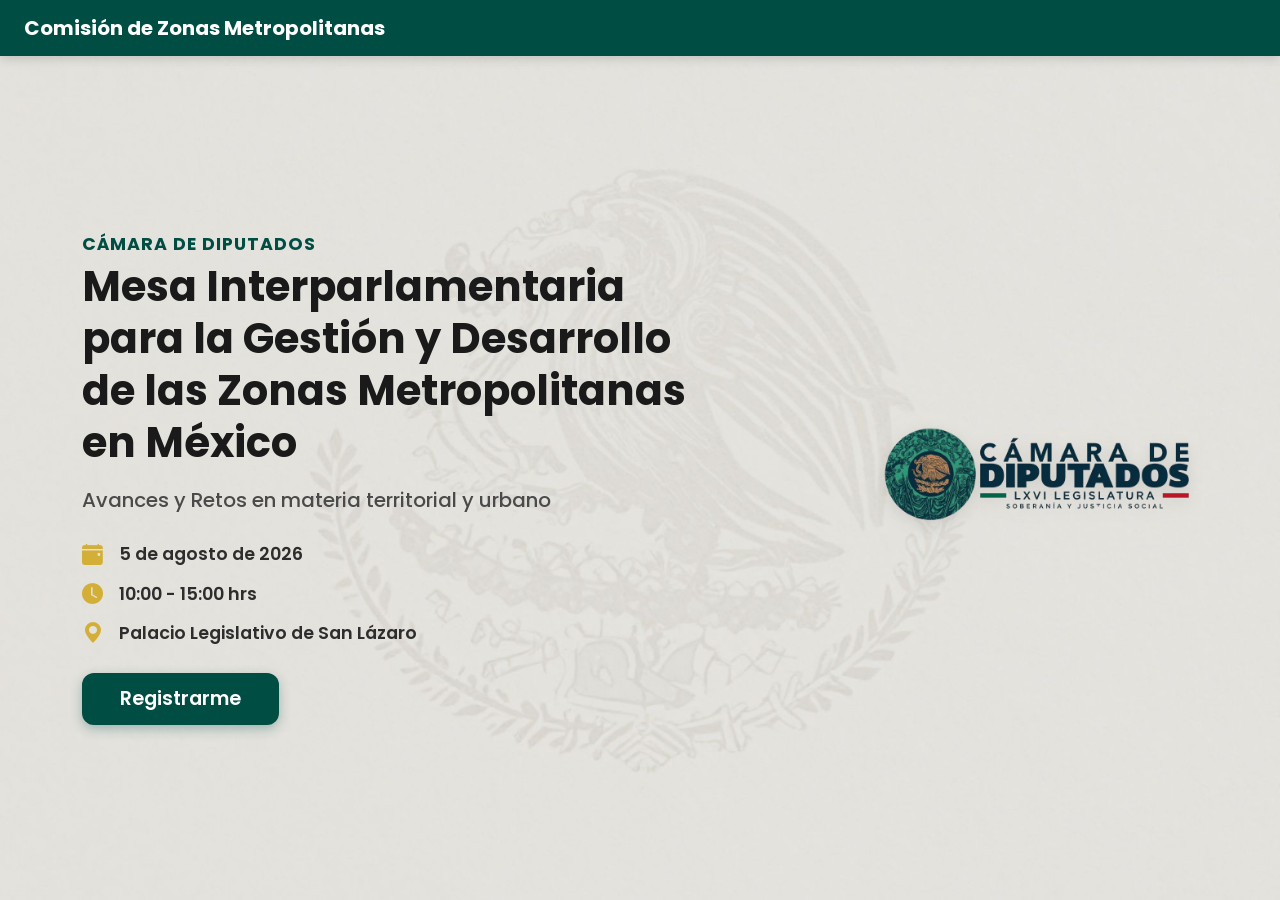
<file: Seleccion de Mesas/index.html>
<!DOCTYPE html>
<html lang="es">

<head>
    <meta charset="UTF-8">
    <meta name="viewport" content="width=device-width, initial-scale=1.0">
    <title>Mesa Interparlamentaria | Registro</title>
    <!-- Bootstrap 5 -->
    <link href="https://cdn.jsdelivr.net/npm/bootstrap@5.3.3/dist/css/bootstrap.min.css" rel="stylesheet">
    <!-- Bootstrap Icons -->
    <link rel="stylesheet" href="https://cdn.jsdelivr.net/npm/bootstrap-icons@1.11.3/font/bootstrap-icons.min.css">
    <!-- Google Fonts -->
    <link href="https://fonts.googleapis.com/css2?family=Poppins:wght@300;400;600;700&display=swap" rel="stylesheet">
    <!-- Estilos CSS -->
    <link rel="stylesheet" href="css/estilos.css">
</head>

<body class="d-flex flex-column min-vh-100">

    <!-- Header Verde Superior -->
    <header class="navbar-top">
        <div class="container-fluid px-4">
            <h5 class="m-0 fw-bold text-white">Comisión de Zonas Metropolitanas</h5>
        </div>
    </header>

    <!-- Contenido Principal con Contenido e Imagen Alineados -->
    <main class="container my-auto py-4">
        <div class="row align-items-center">
            
            <!-- Columna Izquierda: Información del Evento -->
            <div class="col-lg-7 col-md-8">
                <span class="subtitulo-camara">CÁMARA DE DIPUTADOS</span>
                <h1 class="titulo-portada mt-1 mb-3">
                    Mesa Interparlamentaria para la Gestión y Desarrollo de las Zonas Metropolitanas en México
                </h1>
                <p class="descripcion-portada mb-4">
                    Avances y Retos en materia territorial y urbano
                </p>

                <!-- Datos del Evento -->
                <div class="info-evento mb-4">
                    <div class="d-flex align-items-center mb-2">
                        <i class="bi bi-calendar-event-fill icono-info me-3"></i>
                        <span>5 de agosto de 2026</span>
                    </div>
                    <div class="d-flex align-items-center mb-2">
                        <i class="bi bi-clock-fill icono-info me-3"></i>
                        <span>10:00 - 15:00 hrs</span>
                    </div>
                    <div class="d-flex align-items-center">
                        <i class="bi bi-geo-alt-fill icono-info me-3"></i>
                        <span>Palacio Legislativo de San Lázaro</span>
                    </div>
                </div>

                <!-- Botón Registrarme -->
                <a href="registro.html" class="btn btn-registrarme">
                    Registrarme
                </a>
            </div>

            <!-- Columna Derecha: Logo de la Cámara -->
            <div class="col-lg-5 col-md-4 text-center text-md-end mt-4 mt-md-0">
                <img src="img/logo.png" alt="Logo Cámara de Diputados" class="img-logo-portada">            </div>

        </div>
    </main>

</body>

</html>
</file>
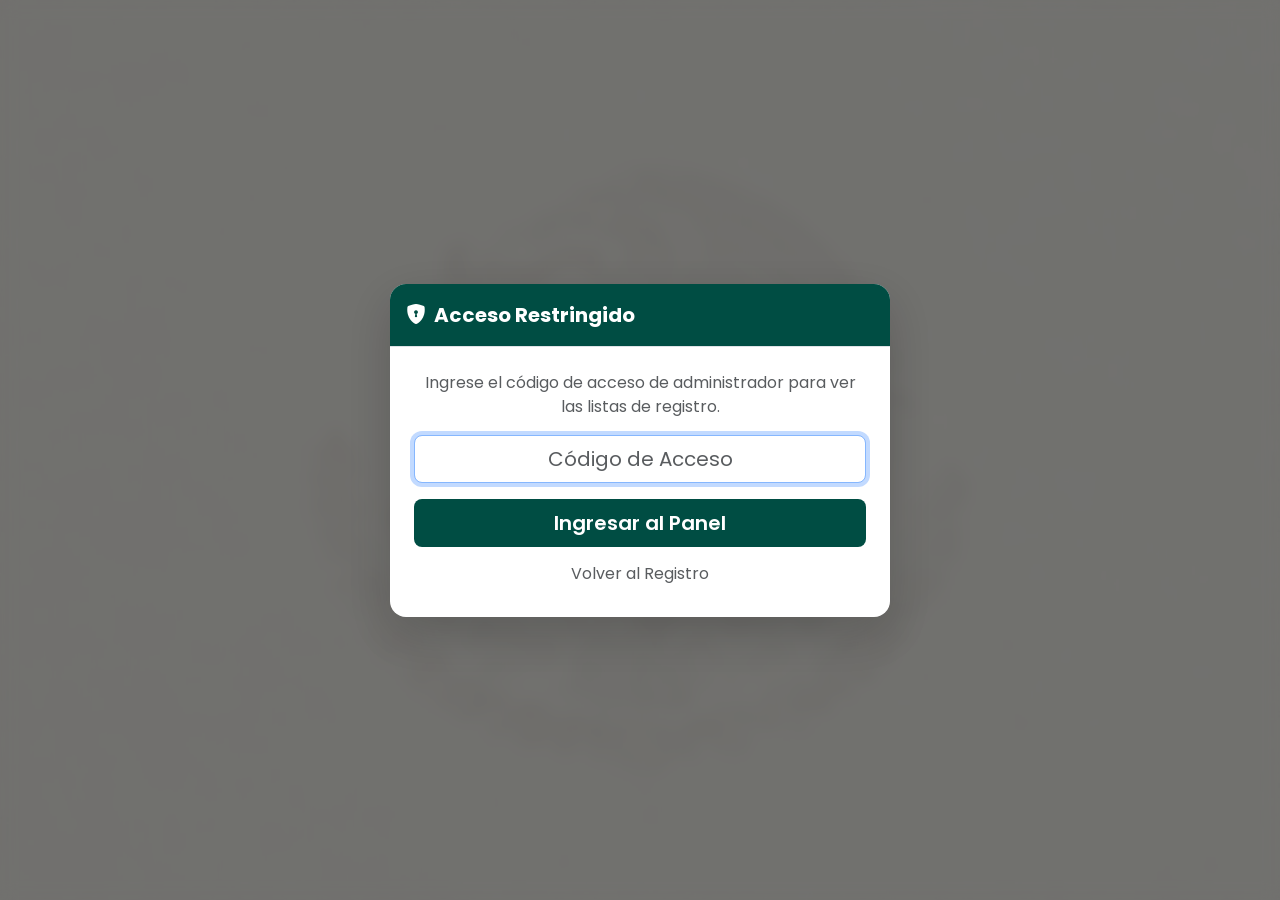
<file: Seleccion de Mesas/admin.html>
<!DOCTYPE html>
<html lang="es">

<head>
    <meta charset="UTF-8">
    <meta name="viewport" content="width=device-width, initial-scale=1">
    <title>Panel de Administración | Listas por Mesa</title>

    <!-- Bootstrap 5 -->
    <link href="https://cdn.jsdelivr.net/npm/bootstrap@5.3.3/dist/css/bootstrap.min.css" rel="stylesheet">
    <!-- Bootstrap Icons -->
    <link rel="stylesheet" href="https://cdn.jsdelivr.net/npm/bootstrap-icons@1.11.3/font/bootstrap-icons.min.css">
    <!-- Google Fonts -->
    <link href="https://fonts.googleapis.com/css2?family=Poppins:wght@300;400;500;600;700&display=swap" rel="stylesheet">

    <style>
        body {
            background: url('img/fondo-camara.jpg') no-repeat center center fixed;
            background-size: cover;
            font-family: 'Poppins', sans-serif;
            color: #2b2b2b;
            min-height: 100vh;
        }

        /* Encabezado Verde Institucional */
        .header-admin {
            background-color: #004d43;
            color: white;
            padding: 16px 0;
            box-shadow: 0 4px 12px rgba(0, 0, 0, 0.15);
        }

        /* Contenedor de la tabla */
        .card-table {
            border: none;
            border-radius: 0 0 16px 16px;
            background: rgba(255, 255, 255, 0.94);
            backdrop-filter: blur(6px);
            box-shadow: 0 10px 30px rgba(0, 0, 0, 0.08);
        }

        /* Estilos de Pestañas (Tabs) */
        .nav-tabs {
            border-bottom: none;
        }

        .nav-tabs .nav-link {
            color: #2b2b2b;
            font-weight: 600;
            border-radius: 12px 12px 0 0;
            padding: 12px 20px;
            background-color: rgba(255, 255, 255, 0.7);
            margin-right: 4px;
            border: none;
        }

        .nav-tabs .nav-link.active {
            background-color: rgba(255, 255, 255, 0.94);
            color: #004d43;
            font-weight: 700;
            border-top: 3px solid #004d43;
        }

        /* Tabla */
        .table-dark-verde {
            background-color: #004d43 !important;
            color: white !important;
        }

        .badge-mesa {
            background-color: #004d43;
            border: 1px solid #d4af37;
            color: white;
        }

        /* Modal de Acceso */
        .modal-access {
            backdrop-filter: blur(8px);
            background-color: rgba(0, 0, 0, 0.5);
        }

        .btn-verde {
            background-color: #004d43;
            color: white;
            font-weight: 600;
        }

        .btn-verde:hover {
            background-color: #00332c;
            color: white;
        }

        /* Reglas de Impresión Limpia */
        @media print {
            .no-imprimir {
                display: none !important;
            }
            body {
                background: white !important;
            }
            .card-table {
                box-shadow: none;
                border: none;
                background: white !important;
            }
            .encabezado-impresion {
                display: block !important;
            }
        }

        .encabezado-impresion {
            display: none;
        }
    </style>
</head>

<body>

    <!-- MODAL DE AUTENTICACIÓN -->
    <div class="modal fade show modal-access" id="loginModal" tabindex="-1" data-bs-backdrop="static" data-bs-keyboard="false" style="display: block;">
        <div class="modal-dialog modal-dialog-centered">
            <div class="modal-content border-0 shadow-lg" style="border-radius: 16px;">
                <div class="modal-header text-white" style="background-color: #004d43; border-radius: 16px 16px 0 0;">
                    <h5 class="modal-title fw-bold"><i class="bi bi-shield-lock-fill me-2"></i>Acceso Restringido</h5>
                </div>
                <div class="modal-body p-4 text-center">
                    <p class="text-muted mb-3">Ingrese el código de acceso de administrador para ver las listas de registro.</p>
                    <form id="formLogin" onsubmit="validarAcceso(event)">
                        <div class="mb-3">
                            <input type="password" id="adminPassword" class="form-control form-control-lg text-center" placeholder="Código de Acceso" required autofocus>
                        </div>
                        <div id="errorMsg" class="text-danger small mb-3 d-none">
                            <i class="bi bi-exclamation-triangle-fill me-1"></i> Código incorrecto. Intente nuevamente.
                        </div>
                        <div class="d-grid gap-2">
                            <button type="submit" class="btn btn-verde btn-lg">Ingresar al Panel</button>
                            <a href="registro.html" class="btn btn-link text-decoration-none text-muted">Volver al Registro</a>
                        </div>
                    </form>
                </div>
            </div>
        </div>
    </div>

    <!-- CONTENIDO DEL PANEL (Oculto hasta validar contraseña) -->
    <div id="panelContent" class="d-none">

        <!-- Header del Panel -->
        <header class="header-admin no-imprimir">
            <div class="container d-flex justify-content-between align-items-center">
                <h5 class="mb-0 fw-bold"><i class="bi bi-shield-lock-fill me-2"></i>Panel de Control de Registros</h5>
                <a href="registro.html" class="btn btn-outline-light btn-sm"><i class="bi bi-arrow-left me-1"></i> Ir al Registro</a>
            </div>
        </header>

        <div class="container py-4">

            <!-- Formato Oficial de Impresión (Solo visible al mandar a imprimir) -->
            <div class="encabezado-impresion text-center mb-4">
                <h3 class="fw-bold text-uppercase mb-1">CÁMARA DE DIPUTADOS · LXVI LEGISLATURA</h3>
                <h5>Comisión de Zonas Metropolitanas</h5>
                <p class="mb-0">Mesa Interparlamentaria para la Gestión y Desarrollo de las Zonas Metropolitanas en México</p>
                <hr>
                <h4 class="fw-bold mt-3" id="tituloImpresion">Lista de Asistencia</h4>
            </div>

            <!-- Botones de Acción -->
            <div class="d-flex justify-content-between align-items-center mb-3 no-imprimir">
                <h5 class="fw-bold mb-0 text-dark">Categorías por Mesa</h5>
                <div>
                    <button class="btn btn-dark me-2" onclick="window.print()">
                        <i class="bi bi-printer-fill me-2"></i>Imprimir Categoría Actual
                    </button>
                    <button class="btn btn-outline-danger" onclick="limpiarRegistros()">
                        <i class="bi bi-trash-fill me-1"></i> Limpiar Todo
                    </button>
                </div>
            </div>

            <!-- Pestañas por Mesa -->
            <ul class="nav nav-tabs no-imprimir" id="mesasTabs">
                <li class="nav-item">
                    <button class="nav-link active" onclick="filtrarMesa('Mesa 1')">Mesa 1: Gobernanza</button>
                </li>
                <li class="nav-item">
                    <button class="nav-link" onclick="filtrarMesa('Mesa 2')">Mesa 2: Financiamiento</button>
                </li>
                <li class="nav-item">
                    <button class="nav-link" onclick="filtrarMesa('Mesa 3')">Mesa 3: Planeación</button>
                </li>
                <li class="nav-item">
                    <button class="nav-link" onclick="filtrarMesa('Mesa 4')">Mesa 4: Evaluación</button>
                </li>
                <li class="nav-item">
                    <button class="nav-link" onclick="filtrarMesa('Todas')">Todas las Mesas</button>
                </li>
            </ul>

            <!-- Tabla de Registros -->
            <div class="card card-table">
                <div class="card-body p-4">
                    <div class="table-responsive">
                        <table class="table table-striped table-hover align-middle">
                            <thead class="table-dark-verde">
                                <tr>
                                    <th>Folio</th>
                                    <th>Nombre Completo</th>
                                    <th>Cargo</th>
                                    <th>Teléfono</th>
                                    <th>Mesa</th>
                                </tr>
                            </thead>
                            <tbody id="tablaCuerpo">
                                <!-- Datos cargados con JavaScript -->
                            </tbody>
                        </table>
                    </div>
                </div>
            </div>

        </div>
    </div>

    <!-- Script de Autenticación y Carga -->
    <script>
        // Contraseña por defecto para ingresar
        const CODIGO_CORRECTO = "admin123"; 
        let mesaActual = 'Mesa 1';

        function validarAcceso(event) {
            event.preventDefault();
            const passwordInput = document.getElementById("adminPassword").value;
            const errorMsg = document.getElementById("errorMsg");

            if (passwordInput === CODIGO_CORRECTO) {
                document.getElementById("loginModal").classList.remove("show");
                document.getElementById("loginModal").style.display = "none";
                document.getElementById("panelContent").classList.remove("d-none");
                filtrarMesa('Mesa 1');
            } else {
                errorMsg.classList.remove("d-none");
            }
        }

        function filtrarMesa(nombreMesa) {
            mesaActual = nombreMesa;
            
            const links = document.querySelectorAll('.nav-tabs .nav-link');
            links.forEach(link => {
                if(link.textContent.includes(nombreMesa) || (nombreMesa === 'Todas' && link.textContent.includes('Todas'))) {
                    link.classList.add('active');
                } else {
                    link.classList.remove('active');
                }
            });

            document.getElementById("tituloImpresion").textContent = 
                nombreMesa === 'Todas' ? 'Lista General de Asistencia' : `Lista de Asistencia — ${nombreMesa}`;

            cargarDatos();
        }

        function cargarDatos() {
            const registros = JSON.parse(localStorage.getItem("asistentes_czm")) || [];
            const tablaCuerpo = document.getElementById("tablaCuerpo");

            const filtrados = mesaActual === 'Todas' 
                ? registros 
                : registros.filter(r => r.mesa === mesaActual);

            tablaCuerpo.innerHTML = "";

            if (filtrados.length === 0) {
                tablaCuerpo.innerHTML = `
                    <tr>
                        <td colspan="5" class="text-center text-muted py-5">
                            <i class="bi bi-inbox fs-1 d-block mb-2"></i>
                            No hay personas registradas aún en esta categoría.
                        </td>
                    </tr>
                `;
                return;
            }

            filtrados.forEach((reg) => {
                const fila = document.createElement("tr");
                fila.innerHTML = `
                    <td><span class="badge bg-secondary">${reg.folio || 'N/A'}</span></td>
                    <td class="fw-bold">${reg.nombre}</td>
                    <td>${reg.cargo}</td>
                    <td>${reg.telefono}</td>
                    <td><span class="badge badge-mesa">${reg.mesa}</span></td>
                `;
                tablaCuerpo.appendChild(fila);
            });
        }

        function limpiarRegistros() {
            if (confirm("¿Está seguro de borrar todos los registros recopilados?")) {
                localStorage.removeItem("asistentes_czm");
                cargarDatos();
            }
        }
    </script>

    <!-- Bootstrap JS Bundle -->
    <script src="https://cdn.jsdelivr.net/npm/bootstrap@5.3.3/dist/js/bootstrap.bundle.min.js"></script>

</body>

</html>
</file>
<file: Seleccion de Mesas/css/estilos.css>
/* Configuración del Fondo usando la imagen de la Cámara */
body {
    background: url('../img/fondo-camara.jpg') no-repeat center center fixed;
    background-size: cover;
    font-family: 'Poppins', sans-serif;
    color: #2b2b2b;
}

/* Barra Verde Superior */
.navbar-top {
    background-color: #004d43; /* Verde institucional extraído de la cenefa */
    padding: 16px 0;
    box-shadow: 0 3px 10px rgba(0, 0, 0, 0.15);
}

/* Subtítulo CÁMARA DE DIPUTADOS */
.subtitulo-camara {
    font-size: 1.1rem;
    font-weight: 700;
    color: #004d43;
    letter-spacing: 1px;
    text-transform: uppercase;
}

/* Título Principal */
.titulo-portada {
    font-size: 2.6rem;
    font-weight: 700;
    color: #1a1a1a;
    line-height: 1.25;
}

/* Descripción secundaria */
.descripcion-portada {
    font-size: 1.25rem;
    color: #4a4a4a;
    font-weight: 500;
}

/* Iconos y textos de la fecha/lugar */
.info-evento {
    font-size: 1.1rem;
    font-weight: 600;
    color: #2d2d2d;
}

.icono-info {
    color: #d4af37; /* Amarillo/Dorado para resaltar los iconos */
    font-size: 1.3rem;
}

/* Botón Registrarme en Verde */
.btn-registrarme {
    background-color: #004d43;
    color: #ffffff;
    font-size: 1.2rem;
    font-weight: 600;
    padding: 12px 38px;
    border-radius: 12px;
    border: none;
    text-decoration: none;
    display: inline-block;
    transition: all 0.3s ease;
    box-shadow: 0 4px 12px rgba(0, 77, 67, 0.3);
}

.btn-registrarme:hover {
    background-color: #00332c;
    color: #ffffff;
    transform: translateY(-2px);
    box-shadow: 0 6px 16px rgba(0, 77, 67, 0.4);
}
/* Tamaño y responsividad para el logo de la derecha */
.img-logo-portada {
    max-width: 320px;
    width: 100%;
    height: auto;
    display: inline-block;
    filter: drop-shadow(0px 4px 8px rgba(0, 0, 0, 0.1));
}
</file>
